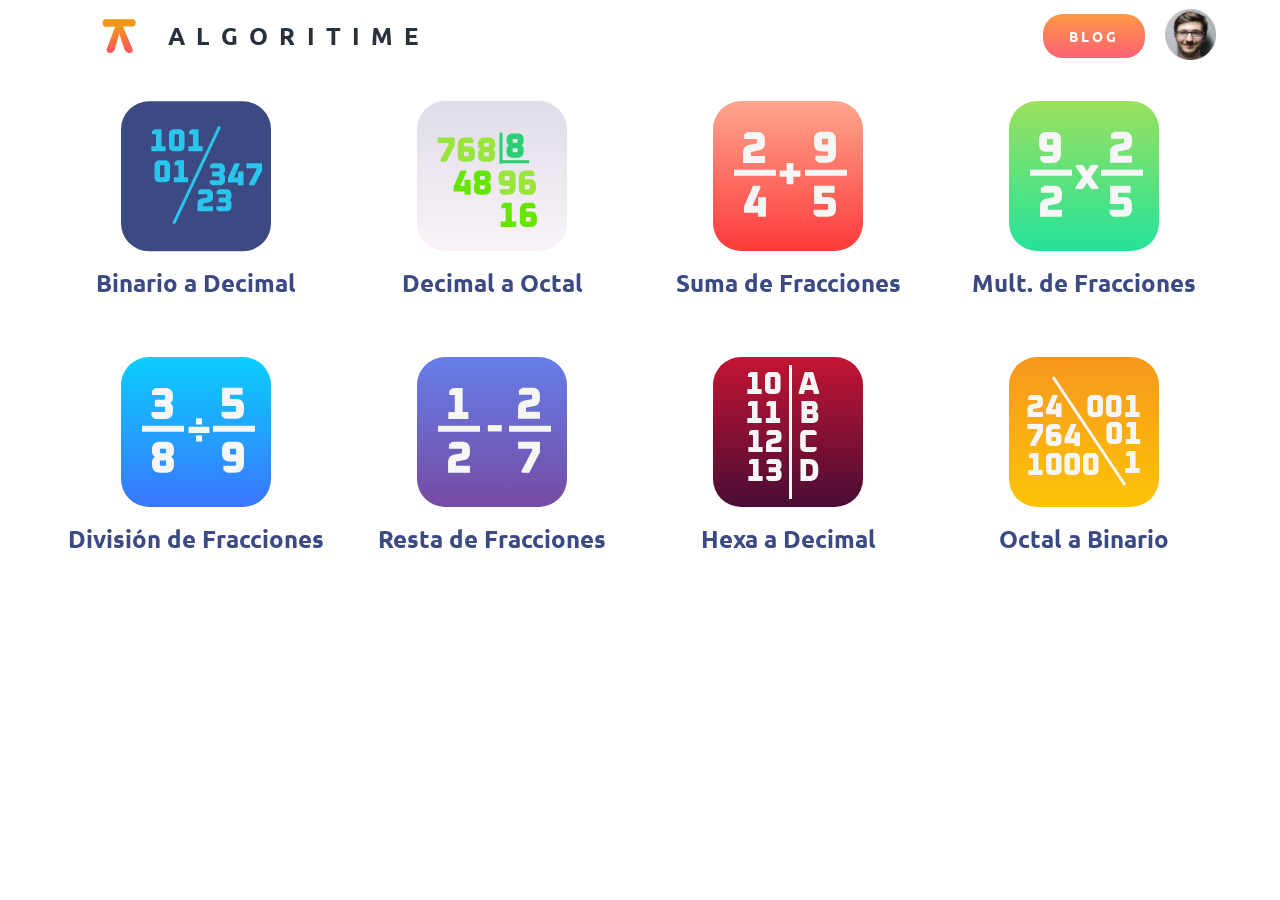
<file: index.html>
<!DOCTYPE html>
<html lang="en">
<head>
    <meta charset="UTF-8">
    <meta http-equiv="X-UA-Compatible" content="IE=edge">
    <meta name="viewport" content="width=device-width, initial-scale=1.0">
    <title>ALGORITIME</title>
    <!-- links de tipografía -->
    <link rel="shortcut icon" href="img/Algoritime.svg" type="image/x-icon">
    <link href="https://fonts.googleapis.com/css2?family=Open+Sans:wght@300;400;600&family=Ubuntu:wght@400;500;700&display=swap" rel="stylesheet">
    <link rel="preconnect" href="https://fonts.gstatic.com">

    <!-- Links de estilos -->
    <link rel="stylesheet" href="css/inicio.css">
</head>
<body>
    <header id="inicio">
        <nav id="navbar">
            <a href="" class="nav_logo">
                <img src="img/Algoritime.svg" alt="Logo Algoritime">
                <h1>ALGORITIME</h1>
            </a>
            
            <div class="nav_links">
                <a href="" class="linkBlog blog">BLOG</a>
                <a href="" class="iconBlog blog"><img src="img/blog.svg" alt=""></a>
                <a href="" class="linkPerfil" id="perfil"><img src="img/perfil.png" alt=""></a>
            </div>
        </nav>
    </header>

    <main class="main">
        <div class="conteinar">
            <a href="binarioDecimal.html" id="contBinDec"><img src="img/app1.svg" alt="Icono Binario a Decimal"></a>
            <h2>Binario a Decimal</h2>
        </div>

        <div class="conteinar">
            <a href="" id="convOctalDec"><img src="img/app2.svg" alt="Icono Binario a Decimal"></a>
            <h2>Decimal a Octal</h2>
        </div>
        
        <div class="conteinar">
            <a href="" id="sumaFracc"><img src="img/app3.svg" alt="Icono Binario a Decimal"></a>
            <h2>Suma de Fracciones</h2>
        </div>
        
        <div class="conteinar">
            <a href="" id="multFraccs"><img src="img/app4.svg" alt="Icono Binario a Decimal"></a>
            <h2>Mult. de Fracciones</h2>
        </div>
        
        <div class="conteinar">
            <a href="" id="divFracc"><img src="img/app5.svg" alt="Icono Binario a Decimal"></a>
            <h2>División de Fracciones</h2>
        </div>

        <div class="conteinar">
            <a href="" id="restaFracc"><img src="img/app6.svg" alt="Icono Binario a Decimal"></a>
            <h2>Resta de Fracciones</h2>
        </div>

        <div class="conteinar">
            <a href="" id="hexaDecim"><img src="img/app7.svg" alt="Icono Binario a Decimal"></a>
            <h2>Hexa a Decimal</h2>
        </div>
        
        <div class="conteinar">
            <a href="" id="OctalDecim"><img src="img/app8.svg" alt="Icono Binario a Decimal"></a>
            <h2>Octal a Binario</h2>
        </div>
    
    </main>

    <!-- Librería de etiquetas -->
    <script src="js/library/popper.min.js"></script>
    <script src="js/library/tippy-bundle.umd.js"></script>

    <!-- Lógica Pagina -->
    <script src="js/main/etiquetas.js" type="module"></script>
</body>
</html>
</file>
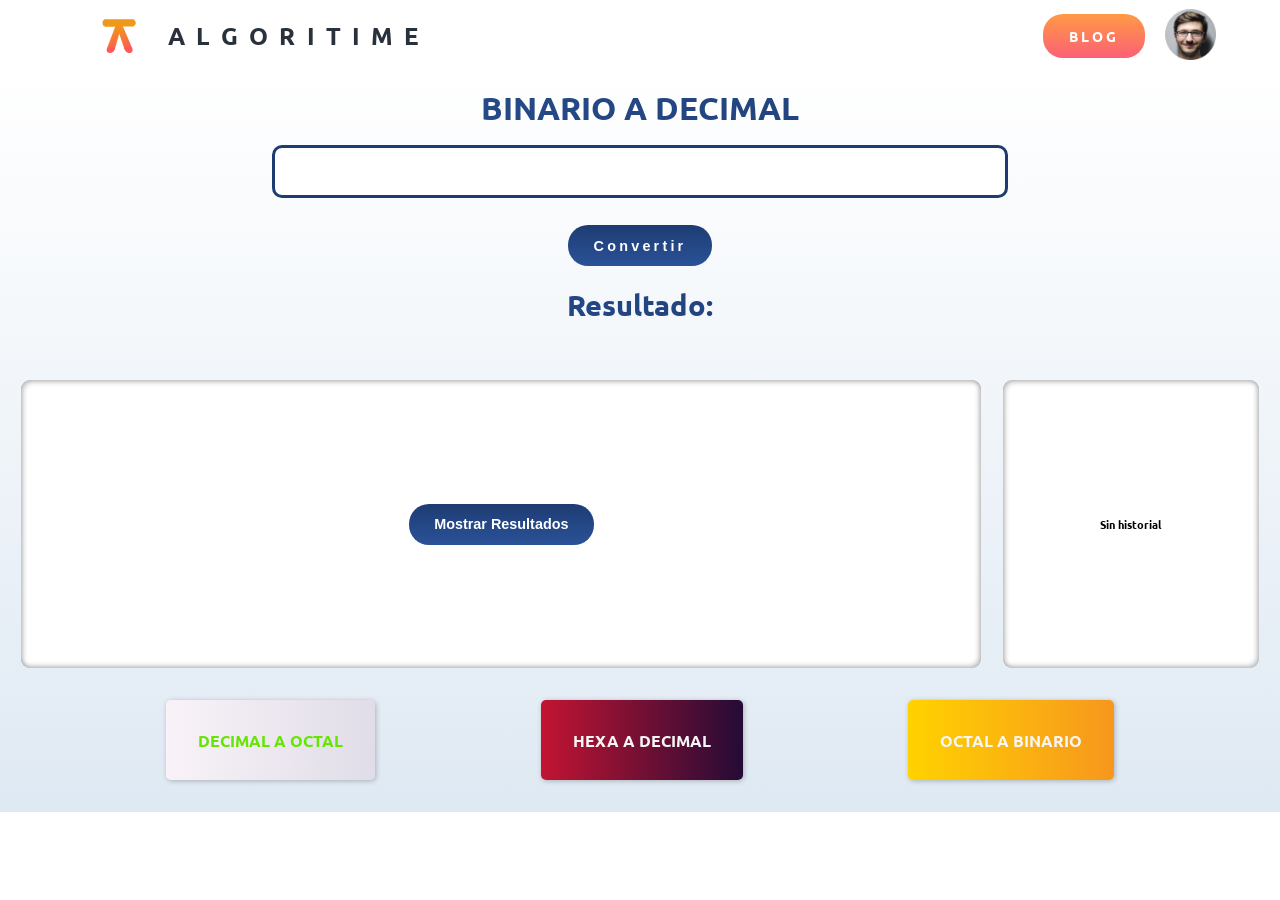
<file: binarioDecimal.html>
<!DOCTYPE html>
<html lang="en">
<head>
    <meta charset="UTF-8">
    <meta http-equiv="X-UA-Compatible" content="IE=edge">
    <meta name="viewport" content="width=device-width, initial-scale=1.0">
    <title>Binario a Decimal- Algoritime</title>

    <link rel="shortcut icon" href="img/Algoritime.svg" type="image/x-icon">
    <link href="https://fonts.googleapis.com/css2?family=Open+Sans:wght@300;400;600&family=Ubuntu:wght@400;500;700&display=swap" rel="stylesheet">
    <link rel="preconnect" href="https://fonts.gstatic.com">

    <link rel="stylesheet" href="css/binarioDecimal.css">
</head>
<body>
    <header id="inicio">
        <nav id="navbar">
            <a href="index.html" class="nav_logo">
                <img src="img/Algoritime.svg" alt="Logo Algoritime">
                <h2>ALGORITIME</h2>
            </a>
            
            <div class="nav_links">
                <a href="" class="linkBlog blog">BLOG</a>
                <a href="" class="iconBlog blog"><img src="img/blog.svg" alt=""></a>
                <a href="" class="linkPerfil" id="perfil"><img src="img/perfil.png" alt=""></a>
            </div>
        </nav>
    </header>
    <main>
        <h1 class="degradado">Binario a Decimal</h1>
        <form>
            <input id="InputBinario" type="text">
            <input id="convBinDec" type="button" value="Convertir">
        </form>

        <h3 class="resultado">Resultado: </h3>
        <h4 class="numResultado" id="resultado">  </h4>
        <div>
            <div class="Divprocedimiento">
                
                <div class="procedimiento">
                    <h3>Procedimiento</h3>
                    <h5>1.Ordenamos los números de derecha a izquierda.</h5>
                    <div class="NumDerecha" id="Ordenados">
                        
                    </div>
                    <h5>2.Asignamos una potencia con base 2 a cada numero</h5>
                    <div class="NumDerecha" id="PonteciasNum">
                        
                    </div>
                    <div class="NumDerecha" id="PonteciasDos">
                        
                    </div>
                    <h5>3.Multiplicamos el numero por la potencia y sumamos los resultados</h5>
                    <div class="NumDerecha" id="Multiplicacion">
                        
                    </div>
                    <div class="NumDerecha" id="Resultados">
                        
                    </div>
                    <h5>4.Sumamos todos los resultados</h5>
                    <h4 id="resultado2" class="Resultado2"></h4>
                    <!-- Vista Ocultando Resultados -->
                    <div id="noMostrar" class="NoMostrar activo">
                        <button id="MostrarResultados">Mostrar Resultados</button>
                    </div>
                </div>
                <div class="historial">
                    <h6 class="">Sin historial</h6>
                </div>
            </div>
            <div class="AppRecomendadas">
                <a href="" class="bg-white">Decimal a Octal</a>
                <a href="" class="bg-red">Hexa a decimal</a>
                <a href="" class="bg-yellow">Octal a binario</a>
            </div>
        </div>
    </main>
    <div class="VentanaEmergente">
        <div class="Card">
            <h5 id="MensajeVentana">Texto Mensaje</h5>
            <button id="CerrarVentana">Cerrar</button>
        </div>
        
    </div>

    <script src="js/main/binarioDecimal.js"></script>
</body>
</html>
</file>
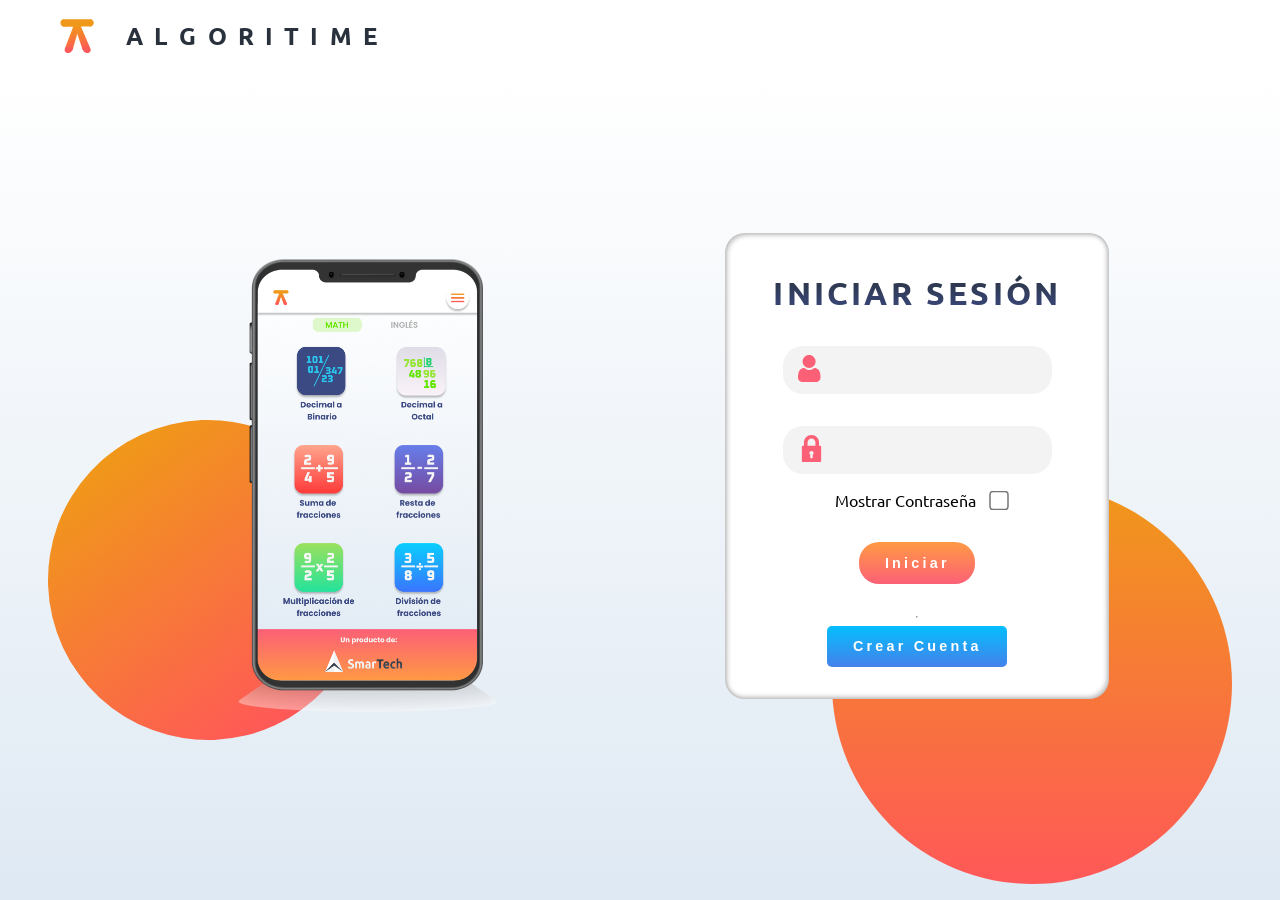
<file: formulario.html>
<!DOCTYPE html>
<html lang="en">
<head>
    <meta charset="UTF-8">
    <meta http-equiv="X-UA-Compatible" content="IE=edge">
    <meta name="viewport" content="width=device-width, initial-scale=1.0">
    <title>Algoritime - Inicio</title>
    <!-- links de tipografía -->
    <link rel="shortcut icon" href="img/Algoritime.svg" type="image/x-icon">
    <link href="https://fonts.googleapis.com/css2?family=Open+Sans:wght@300;400;600&family=Ubuntu:wght@400;500;700&display=swap" rel="stylesheet">
    <link rel="preconnect" href="https://fonts.gstatic.com">

    <link rel="stylesheet" href="css/form.css">
</head>
<body>
    <header>
        <a href="">
            <img src="img/Algoritime.svg" alt="Logo Algoritime">
            <h1>ALGORITIME</h1>
        </a>
    </header>
    <main>
        <div class="img">
            <img src="img/Img_Phone.png" alt="Imagen de Algoritime App">
        </div>
        <form action="POST">
            <h2>Iniciar sesión</h2>
            <div class="inputs">
                <label for="usuario"><img src="icons/icon-user.svg" alt="Nombre de Usuario"></label>
                <input type="text" name="" id="usuario" required>
            </div>
            <div class="inputs">
                <label for="password"><img src="icons/icon-password.svg" alt="Contraseña"></label>
                <input type="password" name="" id="password" required>
            </div>
            <div class="checkbox">
                <label for="showpassw">Mostrar Contraseña</label>
                <input type="checkbox" name="" id="showpassw">
            </div>
            <input type="submit" value="Iniciar">

            <hr>
            <input id="openfor" type="button" value="Crear Cuenta">
        </form>
        <img class="bg_img_1" src="img/Img_Fondo5.svg" alt="Imagen de Fondo 1">
        <img class="bg_img_2"  src="img/Img_Fondo5.svg" alt="Imagen de Fondo 2">
    </main>
    <div class="DivForm">
        <form action="" method="POST">
            <h2>Crear Cuenta</h2>
            <div>
                <input type="text" placeholder="Nombre">
                <input type="text" placeholder="Apellido">
            </div>
            
            <input class="input" type="email" placeholder="Correo electrónico">
            <input class="input" type="password" placeholder="Contraseña" id="createPassw1">
            <input class="input" type="password" placeholder="Repita la contraseña" id="createPassw2">
            <div class="checkbox2">
                <label for="showpassws">Mostrar Contraseña</label>
                <input type="checkbox" name="" id="showpassws">
            </div>
            <input type="submit" value="Continuar">
            <input type="button" class="exitForm" id="exitForm" value="x">
        </form>
    </div>
    
    <!-- Archivo Javascript -->
    <script src="js/form.js"></script>
</body>
</html>
</file>
<file: css/inicio.css>
/*  Ubuntu: font-family: 'Ubuntu', sans-serif;
    Opent Sant: font-family: 'Open Sans', sans-serif;
*/
:root{
    --Ubuntu: 'Ubuntu', sans-serif;
    --Sant: 'Open Sans', sans-serif;
    --negro: #29323C;
    --naranja1:#FC6076;
    --border1:1px solid #000;
    --azulmarino:#3C4A83;
}


*{
    margin: 0;
    padding: 0;
    box-sizing: border-box;
}

html{
    font-size: 16px;
    scroll-behavior: smooth;
}


body{
    font-family: var(--Ubuntu);
    position: relative;
}

body::-webkit-scrollbar {
    width: 16px;     /* Tamaño del scroll en vertical */
    height: 16px;    /* Tamaño del scroll en horizontal */
}

body::-webkit-scrollbar-thumb {
    background: linear-gradient(180deg, #FF9A44 0%, #FC6076 100%);
    border-radius: 4px;
}


/* INICIA HEADER */
header{
    width: 100%;
    height: 4.5rem;
    background-color: #fff;
    overflow-x: hidden;
}

header > nav{
    width: 90%;
    height: 4.5rem;
    display: flex;
    flex-direction: row;
    top: 0;
    left: 0;
    z-index: 20;
    background-color: #fff;
    position: fixed;
    justify-content: space-between;
    margin: 0 5%;
}

header > nav.sombra{
    box-shadow: 0 2px 3px 0 rgba(0, 0, 0, 0.25);
}

header > nav > .nav_logo{
    width: 35%;
    height: 100%;
    display: flex;
    align-items: center;
    justify-content:center;
    text-decoration: none;
}

header > nav > .nav_logo> img{
    width: 2.2rem;
    height: auto;
    margin-right: 2rem;
}

header > nav > .nav_logo> h1{
    font-size: 1.5rem;
    letter-spacing: .7rem;
    color: var(--negro);

}

header > nav > .nav_links{
    width: 15%;
    height: 100%;
    display: flex;
    align-items: center;
    justify-content:space-between;
}

header > nav > .nav_links > .linkBlog{
    font-size: .9rem;
    color: #fff;
    font-weight: bold;
    letter-spacing: .2rem;
    text-decoration: none;
    transition: .3s;
    background: linear-gradient(180deg, #FF9A44 0%, #FC6076 100%);
    padding: .8rem 1.6rem;
    border-radius: 20px;
    outline: none;
    border: none;
}

header > nav > .nav_links > .iconBlog > img{
    width: 0;
    height: 0;
    display: none;
    visibility: hidden;
    opacity: 0;
}

header > nav > .nav_links > .linkPerfil > img{
    width: 3.2rem;
    height: auto;
    margin: auto 0;
}

/* -------------TERMINA HEADER----------------- */

/* -------------INICIA MAIN-------------------- */
.main{
    width: 90%;
    height: 30rem;
    display: grid;
    grid-template-columns: 1fr 1fr 1fr 1fr;
    grid-template-rows: 1fr 1fr; 
    column-gap: 2rem ;
    row-gap: 2rem;
    margin: 1rem auto;
}

.main > .conteinar{
    border-radius: 20px;
    display: flex;
    flex-direction: column;
    align-items: center;
    justify-content: space-evenly;
}

.main > .conteinar>a>img{
    width: 9.375rem;
    height: auto;
}

.main > .conteinar > h2{
    color: var(--azulmarino);
    text-align: center;
}


/* DISEÑO ADAPTABLE DE HEADER */

@media screen and (max-width: 1100px) {
    html{
        font-size: 16px;
    }

    
    header > nav > .nav_logo{
        width: 45%;
        
    }

    header > nav > .nav_links{
        width: 20%;
        
    }
}

@media screen and (max-width: 1024px) {
    html{
        font-size: 15px;
    }

    header > nav > .nav_links{
        width: 20%;
    }

    .main{
        height: 35rem;
    }
}

@media screen and (max-width: 860px) {
    html{
        font-size: 14px;
    }

    header > nav > .nav_links{
        width: 25%;
    }

    .main{
        height: 48rem;
        grid-template-columns: 1fr 1fr 1fr;
        grid-template-rows: 1fr 1fr 1fr; 
    }
}


@media screen and (max-width: 768px) {
    header > nav > .nav_logo{
        width: 55%;
    }

    header > nav > .nav_links{
        width: 25%;
        justify-content: space-evenly;
    }

    /* Mostramos el icono de blog */
    header > nav > .nav_links > .iconBlog > img{
        width: 3rem;
        height: auto;
        margin: auto 0;
        display:block;
        visibility: visible;
        opacity: 1;
    }

    /* Ocultamos el texto de blog */
    header > nav > .nav_links > .linkBlog{
        width: 0;
        visibility: hidden;
        opacity: 0;
        height: 0;
        display: none;
    }

}

@media screen and (max-width: 600px) {
    html{
        font-size: 13px;
    }

    header > nav > .nav_logo{
        width: 65%;
    }

    .main{
        height: 52rem;
    }

    .main{
        grid-template-columns: 1fr 1fr ;
        grid-template-rows: 1fr 1fr 1fr 1fr; 
        height: 70rem;
    }
}

@media screen and (max-width: 450px) {
    html{
        font-size: 12px;
    }
}

@media screen and (max-width: 425px) {
    html{
        font-size: 11px;
    }
}

@media screen and (max-width: 375px) {

    header > nav > .nav_links{
        width: 30%;
    }
}

@media screen and (max-width: 320px) {

    html{
        font-size: 10px;
    }
}
</file>
<file: css/binarioDecimal.css>
:root{
    --Ubuntu: 'Ubuntu', sans-serif;
    --Sant: 'Open Sans', sans-serif;
    --ColorP1: #1e3c72;
    --ColorP2:#2a5298;
    --negro: #29323C;
   /*  background-image: linear-gradient(to top, #1e3c72 0%, #1e3c72 1%, #2a5298 100%); */
    /* background-image: linear-gradient(to right, #4facfe 0%, #00f2fe 100%); */
}

*{
    margin: 0;
    padding: 0;
    box-sizing: border-box;
    
}

html{
    font-size: 16px;
    scroll-behavior: smooth;
}

body{
    font-family: var(--Ubuntu);
}

body::-webkit-scrollbar {
    width: 13px;     /* Tamaño del scroll en vertical */
    height: 13px;    /* Tamaño del scroll en horizontal */
}

body::-webkit-scrollbar-thumb {
    background: linear-gradient(180deg, var(--ColorP2) 0%, var(--ColorP1) 100%);
    border-radius: 4px;
}


/*-----INICIA HEADER----------- */

header{
    width: 100%;
    height: 4.5rem;
    background-color: #fff;
    overflow-x: hidden;
}

header > nav{
    width: 100%;
    height: 4.5rem;
    display: flex;
    flex-direction: row;
    top: 0;
    left: 0;
    z-index: 20;
    background-color: #fff;
    position: fixed;
    justify-content: space-between;
    padding: 0 5%;
}

header > nav.sombra{
    box-shadow: 0 2px 3px 0 rgba(0, 0, 0, 0.25);
}

header > nav > .nav_logo{
    width: 35%;
    height: 100%;
    display: flex;
    align-items: center;
    justify-content:center;
    text-decoration: none;
}

header > nav > .nav_logo> img{
    width: 2.2rem;
    height: auto;
    margin-right: 2rem;
}

header > nav > .nav_logo> h2{
    font-size: 1.5rem;
    letter-spacing: .7rem;
    color: var(--negro);

}

header > nav > .nav_links{
    width: 15%;
    height: 100%;
    display: flex;
    align-items: center;
    justify-content:space-between;
}

header > nav > .nav_links > .linkBlog{
    font-size: .9rem;
    color: #fff;
    font-weight: bold;
    letter-spacing: .2rem;
    text-decoration: none;
    transition: .3s;
    background: linear-gradient(180deg, #FF9A44 0%, #FC6076 100%);
    padding: .8rem 1.6rem;
    border-radius: 20px;
    outline: none;
    border: none;
}

header > nav > .nav_links > .iconBlog > img{
    width: 0;
    height: 0;
    display: none;
    visibility: hidden;
    opacity: 0;
}

header > nav > .nav_links > .linkPerfil > img{
    width: 3.2rem;
    height: auto;
    margin: auto 0;
}

/* -------------TERMINA HEADER----------------- */


/* -------------MAIN---------------------- */
main{
    background-image: linear-gradient(to top, #dfe9f3 0%, white 100%);
}
.degradado{
    font-size: 2rem;
    font-weight: bold;
    display: inline-block;
    color: #000;
    background: #fff;
    mix-blend-mode: multiply;
    position: relative;
    text-align: center;
    margin: 1rem auto 0 auto;
    width: 100%;
    text-transform: uppercase;
}

.degradado:before {
    content: '';
    display: block;
    width: 100%;
    height: 100%;
    background: linear-gradient(90deg, var(--ColorP2) 0%, var(--ColorP1) 96.25%);
    mix-blend-mode: screen; 
    position: absolute;
    top: 0;
    left: 0;
}

form{
    width: 60%;
    height: auto;
    margin: 0 auto 0 auto;
    display: flex;
    flex-direction: column;
}

form > input[type="text"]{
    font-size: 2rem;
    border-radius: 10px;
    padding: .3rem .4rem;
    margin: 1rem;
    font-weight: 700;
    border: 3px solid var(--ColorP1);
    outline: none;
    transition: .3s;
    color: #29323C;
}

form > input[type="text"]:focus{
    border: 3px solid var(--ColorP2);
}


form > input[type="button"]{
    font-size: .9rem;
    color: #fff;
    font-weight: bold;
    letter-spacing: .2rem;
    text-decoration: none;
    transition: .3s;
    background: linear-gradient(180deg, var(--ColorP1) 0%, var(--ColorP2) 100%);
    padding: .8rem 1.6rem;
    border-radius: 20px;
    outline: none;
    border: none;
    width: fit-content;
    margin: .7rem auto;
    cursor: pointer;
}


.resultado{
    text-align: center;
    display: inline-block;
    color: #000;
    background: #fff;
    mix-blend-mode: multiply;
    position: relative;
    font-size: 1.8rem;
    margin: .6rem auto 0 auto;
    text-align: center;
    width: 100%;
}

.resultado::before{
    content: '';
    display: block;
    width: 100%;
    height: 100%;
    background: linear-gradient(90deg, var(--ColorP2) 0%, var(--ColorP1) 96.25%);
    mix-blend-mode: screen; 
    position: absolute;
    top: 0;
    left: 0;
}

.numResultado{
    width: 100%;
    font-size: 1.8rem;
    text-align: center;
    white-space: pre;
    margin: .6rem auto;
    color: #29323C;
}

.Divprocedimiento{
    width: 100%;
    height: 18rem;
    display: flex;
    flex-direction:row;
    justify-content: space-evenly;
}

.Divprocedimiento .procedimiento{
    height: 100%;
    width: 75%;
    border-radius: 9px;
    box-shadow: inset -2px -2px 5px 0 rgba(0, 0, 0, 0.25),inset 2px 2px 5px 0 rgba(0, 0, 0, 0.25) ;
    background-color: #fff;
    padding: .2rem .6rem;
    overflow-y: hidden;
    overflow-x: hidden;
    position: relative;
}

/* Ocultar Resultados */
.Divprocedimiento .procedimiento .NoMostrar{
    width: 0;
    height: 0;
    display: none;
    visibility: hidden;
    opacity: 0;
}

.Divprocedimiento .procedimiento .NoMostrar.activo{
    width: 100%;
    height: 100%;
    visibility: visible;
    opacity: 1;
    background-color: #fff;
    display: flex;
    justify-content: center;
    align-items: center;
    position: absolute;
    top: 0;
    left: 0;
    right: 0;
    bottom: 0;
    box-shadow: inset -2px -2px 5px 0 rgba(0, 0, 0, 0.25),inset 2px 2px 5px 0 rgba(0, 0, 0, 0.25) ;
    border-radius: 9px;
}


.Divprocedimiento .procedimiento .NoMostrar button{
    font-size: .9rem;
    color: #fff;
    font-weight: bold;
    text-decoration: none;
    transition: .3s;
    background: linear-gradient(180deg, var(--ColorP1) 0%, var(--ColorP2) 100%);
    padding: .8rem 1.6rem;
    border-radius: 20px;
    outline: none;
    border: none;
    width: fit-content;
    margin: .7rem auto;
    cursor: pointer;
}

.Divprocedimiento .procedimiento::-webkit-scrollbar {
    width: 10px;     /* Tamaño del scroll en vertical */
    height: 10px;    /* Tamaño del scroll en horizontal */
}

.Divprocedimiento .procedimiento::-webkit-scrollbar-thumb {
    background: linear-gradient(180deg, var(--ColorP1) 0%, var(--ColorP2) 100%);
    border-radius: 4px;
}

.Divprocedimiento .procedimiento h3{
    font-size: 1.4rem;
    text-align: center;
    margin: .4rem auto;
    color: #29323C;
}

.Divprocedimiento .procedimiento h5{
    font-size: 1rem;
    text-align: center;
    margin: .2rem auto;
    color: var(--ColorP1);
}

.Divprocedimiento .procedimiento .Resultado2{
    text-align: center;
    color: var(--ColorP1);
    font-size: 2.5rem;
    margin: 1rem auto;
}


.Divprocedimiento .procedimiento .NumDerecha{
    width: fit-content;
    height: 3rem;
    display:flex;
    flex-direction: row;
    flex-wrap: nowrap;
}



.Divprocedimiento .procedimiento .NumDerecha p{
    width: 3rem;
    height: 2.7rem;
    margin: 0 2rem;
    display: flex;
    align-items: center;
    justify-content: center;
    font-size: 1.8rem;
    font-weight: 900;
    color: #29323C;
}

.Divprocedimiento .procedimiento .NumDerecha p.potencias{
    font-size: 1.4rem;
}


.Divprocedimiento .procedimiento .NumDerecha p.IndicaPotencia{
    font-size: 1rem;
    font-weight: 600;
}

.Divprocedimiento .procedimiento .tablaProcedimientos div{
    width: 2rem;
    height: 1rem;
    background-color: var(--ColorP2);
}


.Divprocedimiento .historial{
    width: 20%;
    height: 100%;
    border-radius: 9px;
    box-shadow: inset -2px -2px 5px 0 rgba(0, 0, 0, 0.25),inset 2px 2px 5px 0 rgba(0, 0, 0, 0.25) ;
    background-color: #fff;
    display: flex;
    align-items: center;
    justify-content: center;
}

.AppRecomendadas{
    width: 100%;
    height: 9rem;
    display: flex;
    flex-direction: row;
    align-items: center;
    justify-content: space-evenly;
    padding: 2rem auto;
}

.AppRecomendadas a{
    width: fit-content;
    padding: 1rem 2rem;
    box-shadow: 1px 1px 5px 0 rgba(0, 0, 0, 0.25);
    border-radius: 5px;
    height: 5rem;
    display: flex;
    align-items: center;
    justify-content: center;
}


.AppRecomendadas a.bg-white{
    background: linear-gradient(90deg, #F9F2F8 0%, #E0DDE8 100%);
    font-size: 1rem;
    color: #65E600;
    text-transform: uppercase;
    font-weight: 700;
    text-decoration: none;
}

.AppRecomendadas a.bg-red{
    background: linear-gradient(90deg, #C31432 0%, #240B36 100%);
    font-size: 1rem;
    color: #F6F6F6;
    text-transform: uppercase;
    font-weight: 700;
    text-decoration: none;
}

.AppRecomendadas a.bg-yellow{
    background: linear-gradient(90deg, #FFD200 0%, #F7971E 100%);
    font-size: 1rem;
    color: #F6F6F6;
    text-transform: uppercase;
    font-weight: 700;
    text-decoration: none;
}

/* VENTANA EMERGENTE */
.VentanaEmergente{
    width: 0;
    height: 0;
    visibility: hidden;
    opacity: 0;
    display: none;
    z-index: -1;
}

.VentanaEmergente.activo{
    position: fixed;
    visibility: visible;
    opacity: 1;
    top: 0;
    left: 0;
    right: 0;
    bottom: 0;
    width: 100%;
    height: 100vh;
    display: flex;
    align-items: center;
    justify-content: center;
    z-index: 50;
    background-color: rgba(0, 0, 0, 0.10);
}

.VentanaEmergente .Card{
    width: 40%;
    height: 18rem;
    background: linear-gradient(180deg, var(--ColorP1) 0%, var(--ColorP2) 100%);
    border-radius: 20px;
    box-shadow: 0 0 6px 0 rgba(255, 255, 255, 0.25);
    display: flex;
    align-items: center;
    justify-content: center;
    flex-direction: column;
}

.VentanaEmergente .Card h5{
    font-size: 1.8rem;
    font-weight: 500;
    color: #F6F6F6;
    margin: 0 auto 2rem auto;
}

.VentanaEmergente .Card button{
    font-size: .9rem;
    color: #1e3c72;
    font-weight: bold;
    text-decoration: none;
    transition: .3s;
    background:#fff;
    padding: .8rem 1.6rem;
    border-radius: 20px;
    outline: none;
    border: none;
    width: fit-content;
    cursor: pointer;
}



/* DISEÑO ADAPTABLE DE HEADER */

@media screen and (max-width: 1100px) {
    html{
        font-size: 16px;
    }

    
    header > nav > .nav_logo{
        width: 45%;
        
    }

    header > nav > .nav_links{
        width: 20%;
        
    }


}

@media screen and (max-width: 1024px) {
    html{
        font-size: 15px;
    }

    header > nav > .nav_links{
        width: 20%;
    }


    .VentanaEmergente .Card {
        width: 50%;
    }
}

@media screen and (max-width: 860px) {
    html{
        font-size: 14px;
    }

    header > nav > .nav_links{
        width: 25%;
    }

    .degradado {
        font-size: 3rem;
    }  
    
    form {
        width: 70%;
    }

    .Divprocedimiento{
        flex-wrap: wrap;
        height: 40rem;
    }

    .Divprocedimiento .procedimiento{
        width: 85%;
        height: 65%;
    }

    .Divprocedimiento .historial{
        width: 40%;
        height: 32%;
        margin: 2rem auto;
    }
}


@media screen and (max-width: 768px) {
    header > nav > .nav_logo{
        width: 55%;
    }

    header > nav > .nav_links{
        width: 25%;
        justify-content: space-evenly;
    }

    /* Mostramos el icono de blog */
    header > nav > .nav_links > .iconBlog > img{
        width: 3rem;
        height: auto;
        margin: auto 0;
        display:block;
        visibility: visible;
        opacity: 1;
    }

    /* Ocultamos el texto de blog */
    header > nav > .nav_links > .linkBlog{
        width: 0;
        visibility: hidden;
        opacity: 0;
        height: 0;
        display: none;
    }

    .VentanaEmergente .Card{
        width: 60%;
        height: 20rem;
    }

    .VentanaEmergente .Card button {
        font-size: 1.1rem;
    }    

}

@media screen and (max-width: 600px) {
    html{
        font-size: 13px;
    }

    header > nav > .nav_logo{
        width: 65%;
    }

    .VentanaEmergente .Card {
        width: 70%;
        height: 20rem;
    }
}

@media screen and (max-width: 450px) {
    html{
        font-size: 12px;
    }

    .Divprocedimiento .historial{
        width: 60%;
        height: 32%;
        margin: 2rem auto;
    }

    .VentanaEmergente .Card {
        width: 70%;
        height: 20rem;
    }
}

@media screen and (max-width: 425px) {
    html{
        font-size: 11px;
    }

    .VentanaEmergente .Card {
        width: 80%;
        height: 20rem;
    }
}

@media screen and (max-width: 375px) {

    header > nav > .nav_links{
        width: 30%;
    }
}

@media screen and (max-width: 320px) {

    html{
        font-size: 10px;
    }
}
</file>
<file: css/form.css>
:root{
    --Ubuntu: 'Ubuntu', sans-serif;
    --Sant: 'Open Sans', sans-serif;
    --negro: #29323C;
    --naranja1:#FC6076;
    --border1:1px solid #000;
}

*{
    box-sizing: border-box;
    margin: 0;
    padding: 0;
}

html{
    font-size: 16px;
}

body{
    font-family: var(--Ubuntu);
}

/* Estilos Header */

header{
    width: 100%;
    height: 4.5rem;
    display: flex;
    align-items: center;
    justify-content: flex-start;
    background-color: #fff;
}

header a{
    width: 35%;
    height: 100%;
    display: flex;
    align-items: center;
    justify-content:center;
    text-decoration: none;

}

header a img{
    width: 2.2rem;
    height: auto;
    margin-right: 2rem;
}

header a h1{
    font-size: 1.5rem;
    letter-spacing: .7rem;
    color: var(--negro);
}

/* Estilos Main */
main{
    width: 100%;
    height: calc(100vh - 4.5rem);
    display: flex;
    align-items: center;
    justify-content: space-evenly;
    background-image: linear-gradient(to top, #dfe9f3 0%, white 100%);
    position: relative;
}

/* Estilos Imagen */
main .img{
    height: 100%;
    width: 30%;
    display: flex;
    justify-content: center;
    align-items: center;
    z-index: 2;
}

main .img img{
    width: 75%;
    height: auto;
}


/* Estilos Formulario */
main form{
    margin-top: -2.5rem;
    width: 30%;
    height: auto;
    display: flex;
    flex-direction: column;
    justify-content: center;
    align-items: center;
    background-color: #fff;
    border-radius: 20px;
    box-shadow: inset -2px -2px 5px 0 rgba(0, 0, 0, 0.25),inset 2px 2px 5px 0 rgba(0, 0, 0, 0.25) ;
    z-index: 2;
}

main form h2{
    font-size: 2rem;
    letter-spacing: .2rem;
    font-weight: bold;
    display: inline-block;
    color: #000;
    background: #fff;
    mix-blend-mode: multiply;
    position: relative;
    margin: 2.5rem auto 1rem auto;
    text-transform:uppercase;
}

main form h2:before {
    content: '';
    display: block;
    width: 100%;
    height: 100%;
    background: linear-gradient(180deg, #29323C 0%, #3C4A83 100%);
    mix-blend-mode: screen; 
    position: absolute;
    top: 0;
    left: 0;
}

main form .inputs{
    width: 70%;
    height: 3rem;
    display: flex;
    align-items: center;
    justify-content: flex-start;
    border: 4px solid transparent;
    border-radius: 20px;
    margin: 1rem 0;
    background-color: #f3f3f4;
}

main form .inputs:hover{
    background-color: #ffff;
}

main form .inputs:focus-within{
    background-color: #ffff;
}

main form .inputs:hover{
    border: 4px solid rgba(253, 125, 93, 0.582);
}


main form .inputs:focus-within{
    border: 4px solid rgba(253, 125, 93, 0.582);
}

main form .inputs img{
    width: 1.7rem;
    height: 1.7rem;
    margin: .65rem .5rem .65rem .7rem;
}

main form .inputs input{
    font-size: 1.2rem;
    padding: 0 .5rem 0 0;
    width: 80%;
    max-width: 85%;
    font-weight: 400;
    color: var(--negro);
    font-family: var(--Sant);
    outline: none;
    border: none;
    background-color: #f3f3f4;
}

main form .inputs input:hover{
    background-color: #ffff;
}

main form .inputs input:focus{
    background-color: #ffff;
}

main form .checkbox{
    margin: 0 0 2rem .5rem;
}

main form label{
    user-select: none;
}

main form .checkbox input{
    width: 1rem;
    -ms-transform: scale(1.5); /* IE */
    -moz-transform: scale(1.5); /* FF */
    -webkit-transform: scale(1.5); /* Safari and Chrome */
    -o-transform: scale(1.5); /* Opera */
    transform: scale(1.5);
    padding: 10px;
    margin-left: .7rem;
}

main form .checkbox input:checked{
    color: #FC6076;
}

main form input[type="submit"]{
    font-size: .9rem;
    color: #fff;
    font-weight: bold;
    letter-spacing: .2rem;
    text-decoration: none;
    transition: .3s;
    background: linear-gradient(180deg, #FF9A44 0%, #FC6076 100%);
    padding: .8rem 1.6rem;
    border-radius: 20px;
    outline: none;
    border: none;
    width: fit-content;
    margin: 0 auto 2rem ;
}

main form input[type="button"]{
    font-size: .9rem;
    color: #fff;
    font-weight: bold;
    letter-spacing: .2rem;
    text-decoration: none;
    transition: .3s;
    background-image: linear-gradient(to top, #4481eb 0%, #04befe 100%);
    padding: .8rem 1.6rem;
    border-radius: 5px;
    outline: none;
    border: none;
    width: fit-content;
    margin: .5rem auto 2rem ;
}

main form input[type="submit"]:hover{
    cursor: pointer;
}

main form input[type="button"]:hover{
    cursor: pointer;
}


main .bg_img_1{
    position: absolute;
    bottom: 1rem;
    right: 3rem;
    /* transform: rotate(-36deg); */
    width: 25rem;
}

main .bg_img_2{
    position: absolute;
    bottom: 10rem;
    left: 3rem;
    width: 15rem;
    transform: rotate(-36deg);
    width: 20rem;
}



/* FORMULARIO CREAR CUENTA */
.DivForm{
    width: 0;
    height: 0;
    display: none;
    visibility: hidden;
    opacity: 0;
    z-index: -1;
}

.DivForm.activo{
    width: 100%;
    height: 100vh;
    visibility: visible;
    opacity: 1;
    position: fixed;
    background-color: rgba(41, 50, 60, 0.5);
    top: 0;
    left: 0;
    bottom: 0;
    right: 0;
    z-index: 3;
    display: flex;
    align-items: center;
    justify-content: center;
}

.DivForm form{
    width: 35%;
    height: 80%;
    background-color: #fff;
    border-radius: 20px;
    display: flex;
    align-items: center;
    justify-content: center;
    flex-direction: column;
    position: relative;
}


.DivForm form h2{
    font-size: 2rem;
    letter-spacing: .2rem;
    font-weight: bold;
    display: inline-block;
    color: #000;
    background: #fff;
    mix-blend-mode: multiply;
    position: relative;
    margin: 2.5rem auto 1rem auto;
    text-transform:uppercase;
    width: 100%;
    text-align: center;
}

.DivForm form h2:before {
    content: '';
    display: block;
    width: 100%;
    height: 100%;
    background-image: linear-gradient(to top, #4481eb 0%, #04befe 100%);
    mix-blend-mode: screen; 
    position: absolute;
    top: 0;
    left: 0;
}

.DivForm form div{
    width: 80%;
    height:auto;
    display: flex;
    justify-content: space-between;
    align-items: center;
    margin: 1rem 10%;
}

.DivForm form div input{
    font-size: 1.2rem;
    padding:.2rem .8rem;
    width: 48%;
    font-weight: 400;
    color: var(--negro);
    font-family: var(--Sant);
    outline: none;
    border: none;
    background-color: #f3f3f4;
    border: 4px solid transparent;
    border-radius: 20px;
    text-shadow: 0 0 3px 0 rgba(0, 0, 0, 0.25);
}

.DivForm form input.input{
    font-size: 1.2rem;
    padding:.2rem .8rem;
    width: 80%;
    margin: 0 10% 1rem 10%;
    font-weight: 400;
    color: var(--negro);
    font-family: var(--Sant);
    outline: none;
    border: none;
    background-color: #f3f3f4;
    border: 4px solid transparent;
    border-radius: 20px;
    text-shadow: 0 0 3px 0 rgba(0, 0, 0, 0.25);
}

.DivForm form input:hover{
    background-color: #ffff;
    border: 4px solid rgba(4, 190, 254,0.7);
}

.DivForm form input:focus{
    background-color: #ffff;
    border: 4px solid rgba(4, 190, 254,0.7);
}

.DivForm form input[type="submit"]{
    font-size: .9rem;
    color: #fff;
    font-weight: bold;
    letter-spacing: .2rem;
    text-decoration: none;
    transition: .3s;
    background-image: linear-gradient(to top, #4481eb 0%, #04befe 100%);
    padding: .8rem 1.6rem;
    border-radius: 20px;
    outline: none;
    border: none;
    width: fit-content;
    margin: 2rem auto 2rem;
    cursor: pointer;
}

.DivForm form .checkbox2{
    display: flex;
    align-items: center;
    justify-content: flex-start;
    padding: .2rem .5rem;
    margin: 0 10% 1rem 10%;
}


.DivForm form .checkbox2 input{
    width: 1rem;
    -ms-transform: scale(1.5); /* IE */
    -moz-transform: scale(1.5); /* FF */
    -webkit-transform: scale(1.5); /* Safari and Chrome */
    -o-transform: scale(1.5); /* Opera */
    transform: scale(1.5);
    padding: 10px;
    margin-left: .7rem;
}


.DivForm form .exitForm{
    width: 2.5rem;
    height: 2.5rem;
    position: absolute;
    top: 1rem;
    right: 1rem;
    font-size: 3ex;
    border-radius: 50%;
    font-weight: 700;
    color: #fff;
    background-image: linear-gradient(to top, #4481eb 0%, #04befe 100%);
    outline: none;
    border: none;
    cursor: pointer;
}


/* Diseño Responsivo */
@media screen and (max-width: 1280px) {
    /* height:720px */
}

@media screen and (max-width: 1024px) {
    /* height:720px */
    header a {
        width: 45%;
    }
    
    main .img {
        width: 40%;
    }    

    main form {
        margin-top: -2.5rem;
        width: 37%;
    }

    .DivForm form {
        width: 45%;
    }
}


@media screen and (max-width: 854px) {
    html{
        font-size: 14px;
    }

    header a {
        width: 50%;
    }
}

@media screen and (max-width: 768px) {
    html{
        font-size: 13px;
    }
}

@media screen and (max-width: 640px) {
    header {
        justify-content: center;
    }

    main .img {
        height: 0;
        width: 0;
        display: none;
        z-index: -1;
        visibility: hidden;
        opacity: 0;
    }

    main .bg_img_2 {
        z-index: -1;
        visibility: hidden;
        opacity: 0;
        display: none;
        width: 0;
        height: 0;
    }

    main form {
        width: 45%;
    }

    .DivForm form {
        width: 55%;
    }

}


@media screen and (max-width: 540px) {
    main form {
        width: 55%;
    }

    .DivForm form {
        width: 65%;
    }

    main form h2 {
        font-size: 1.8rem;
    }
}

@media screen and (max-width: 425px) {
    html{
        font-size: 12px;
    }

    main form {
        width: 65%;
    }

    .DivForm form {
        width: 75%;
        height: 70%;
    }
}

@media screen and (max-width: 375px) {

    main form {
        width: 70%;
    }

    .DivForm form {
        width: 75%;
        height: 70%;
    }
}

@media screen and (max-width: 320px) {
    html{
        font-size: 12px;
    }

    .DivForm form {
        width: 80%;
        height: 65%;
    }
}
</file>
